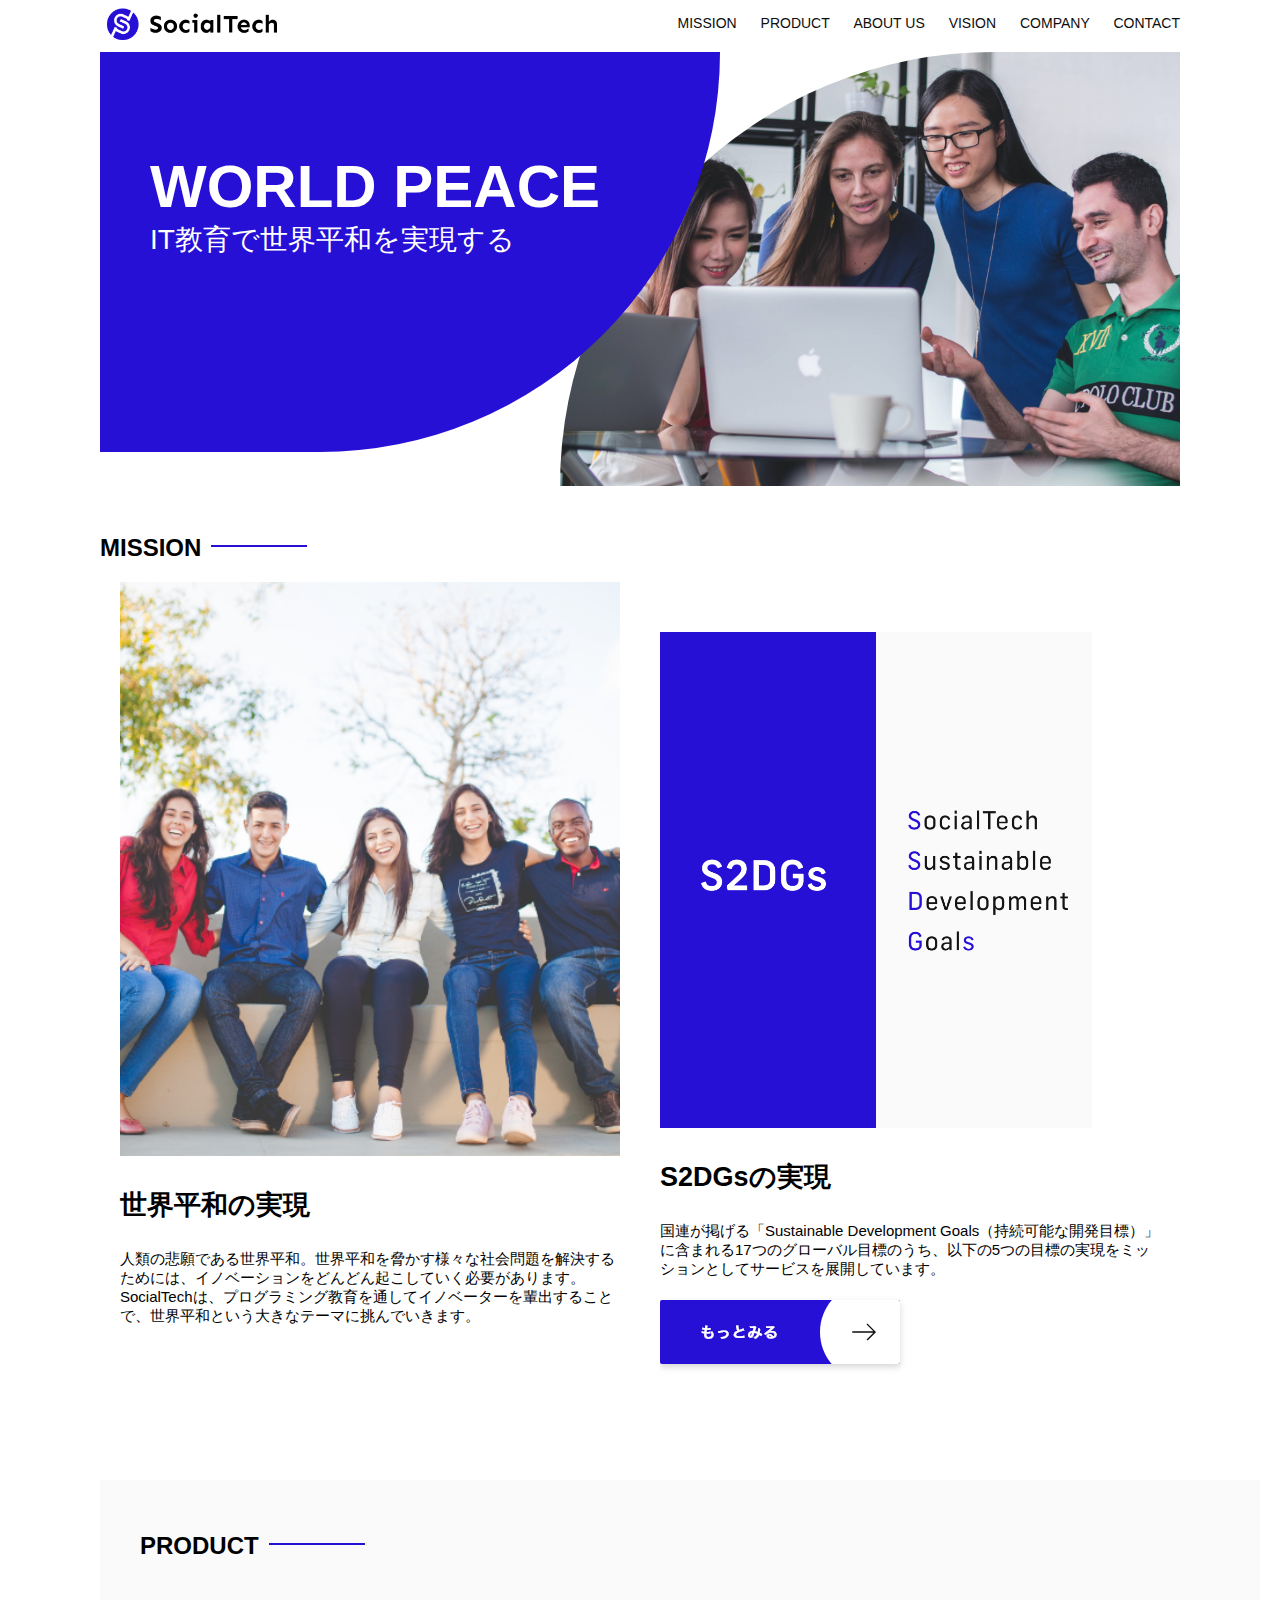
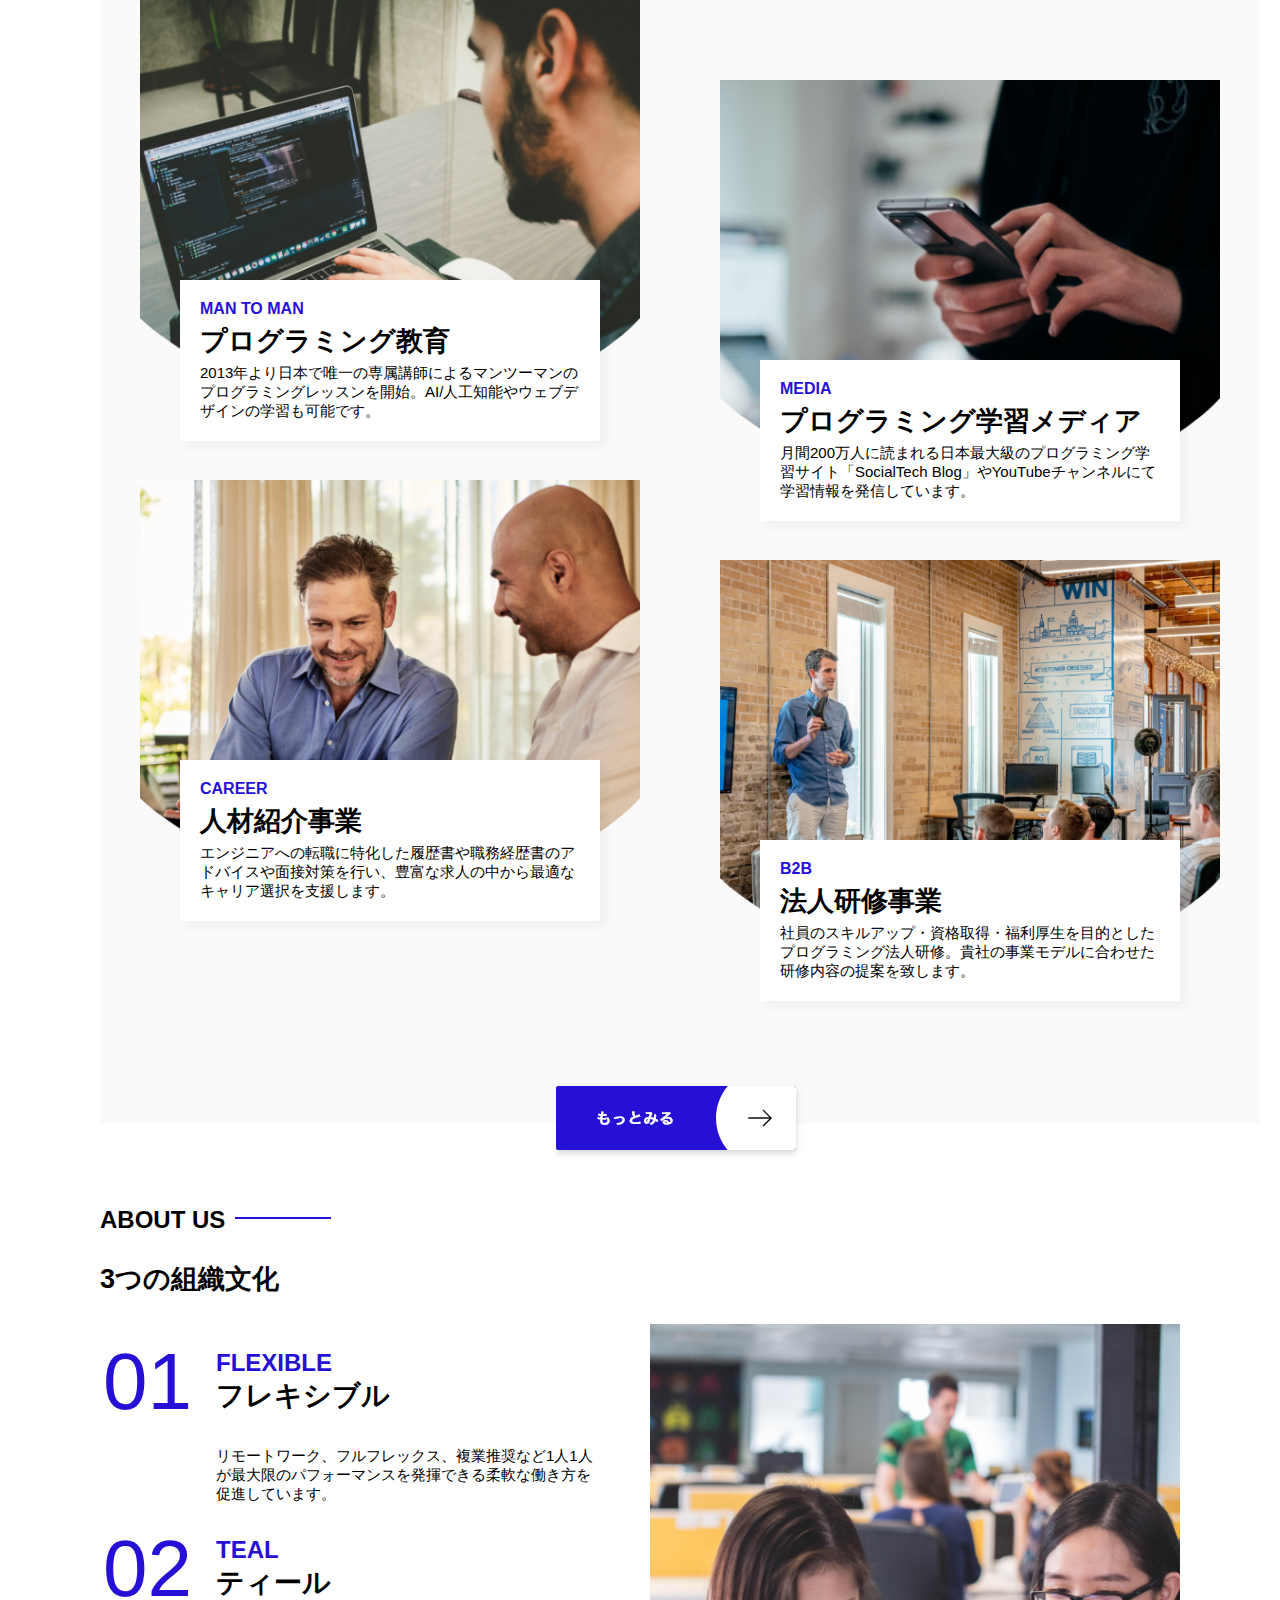
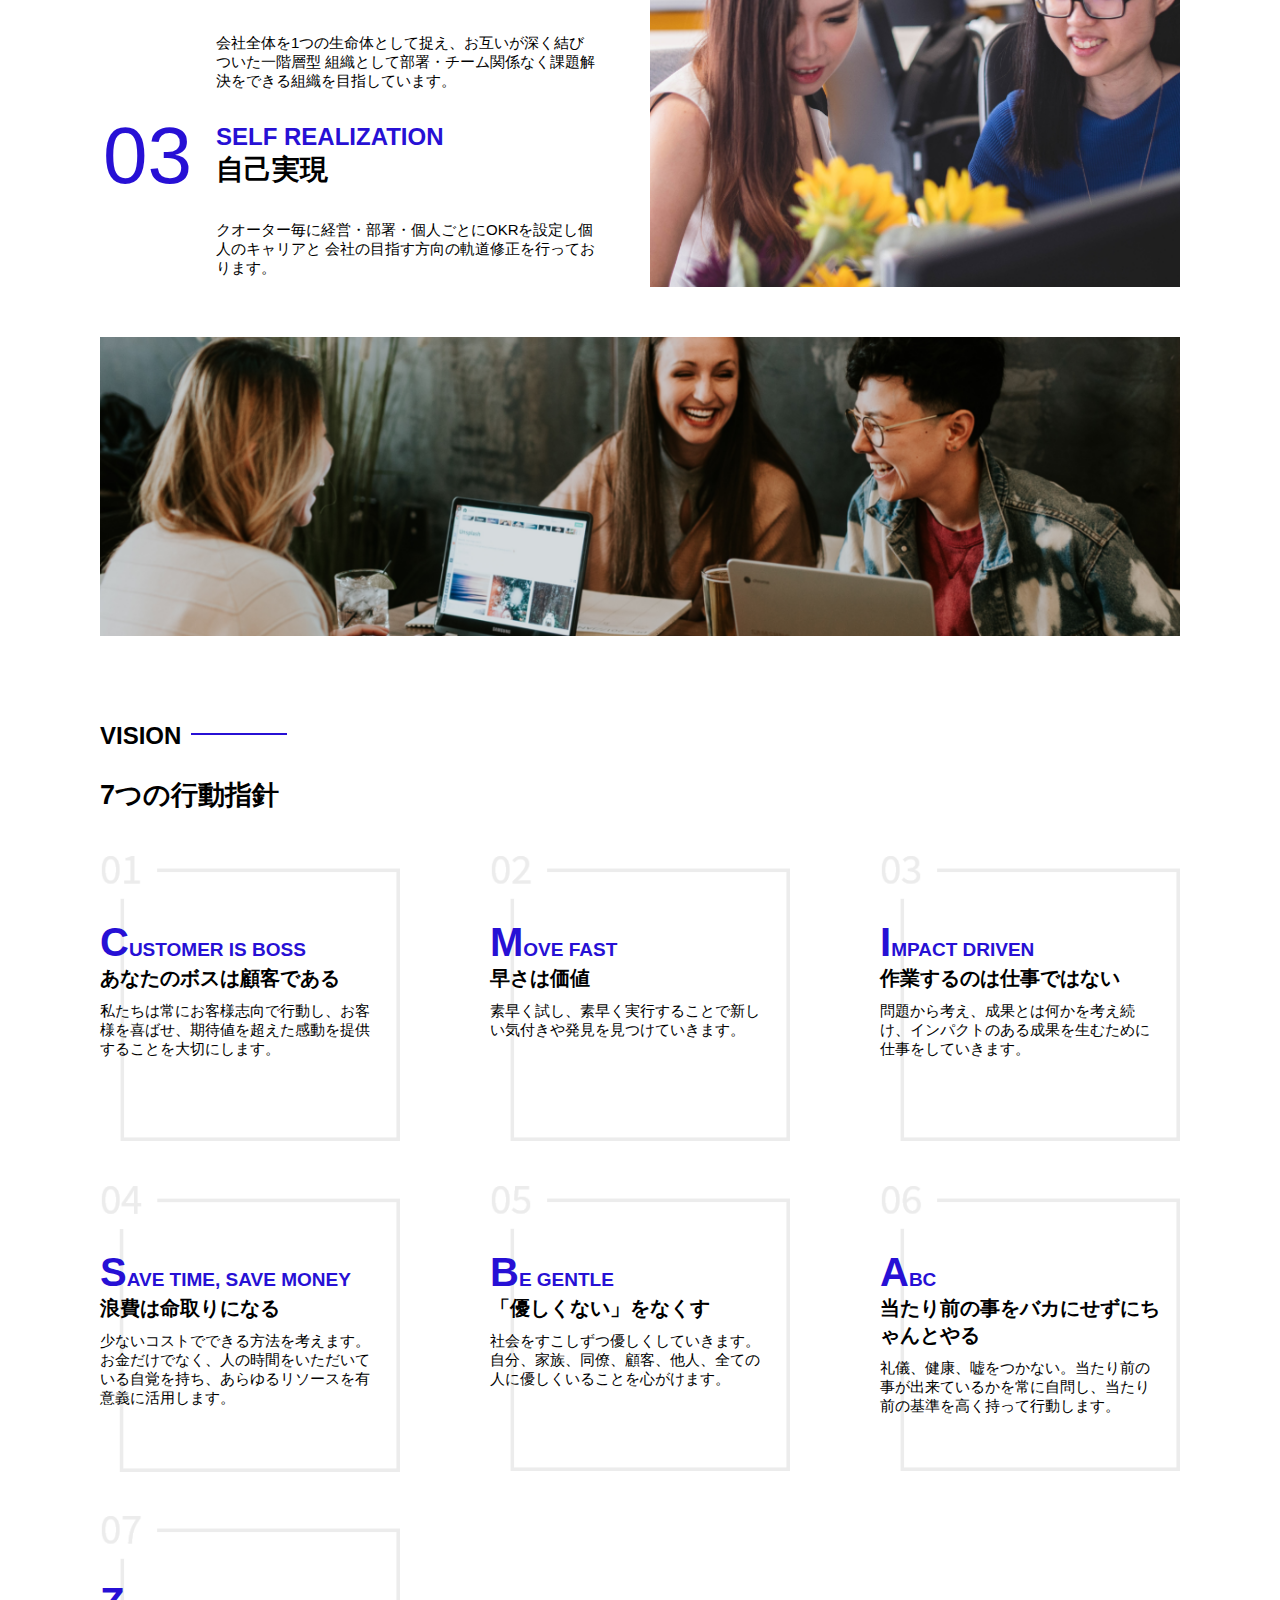
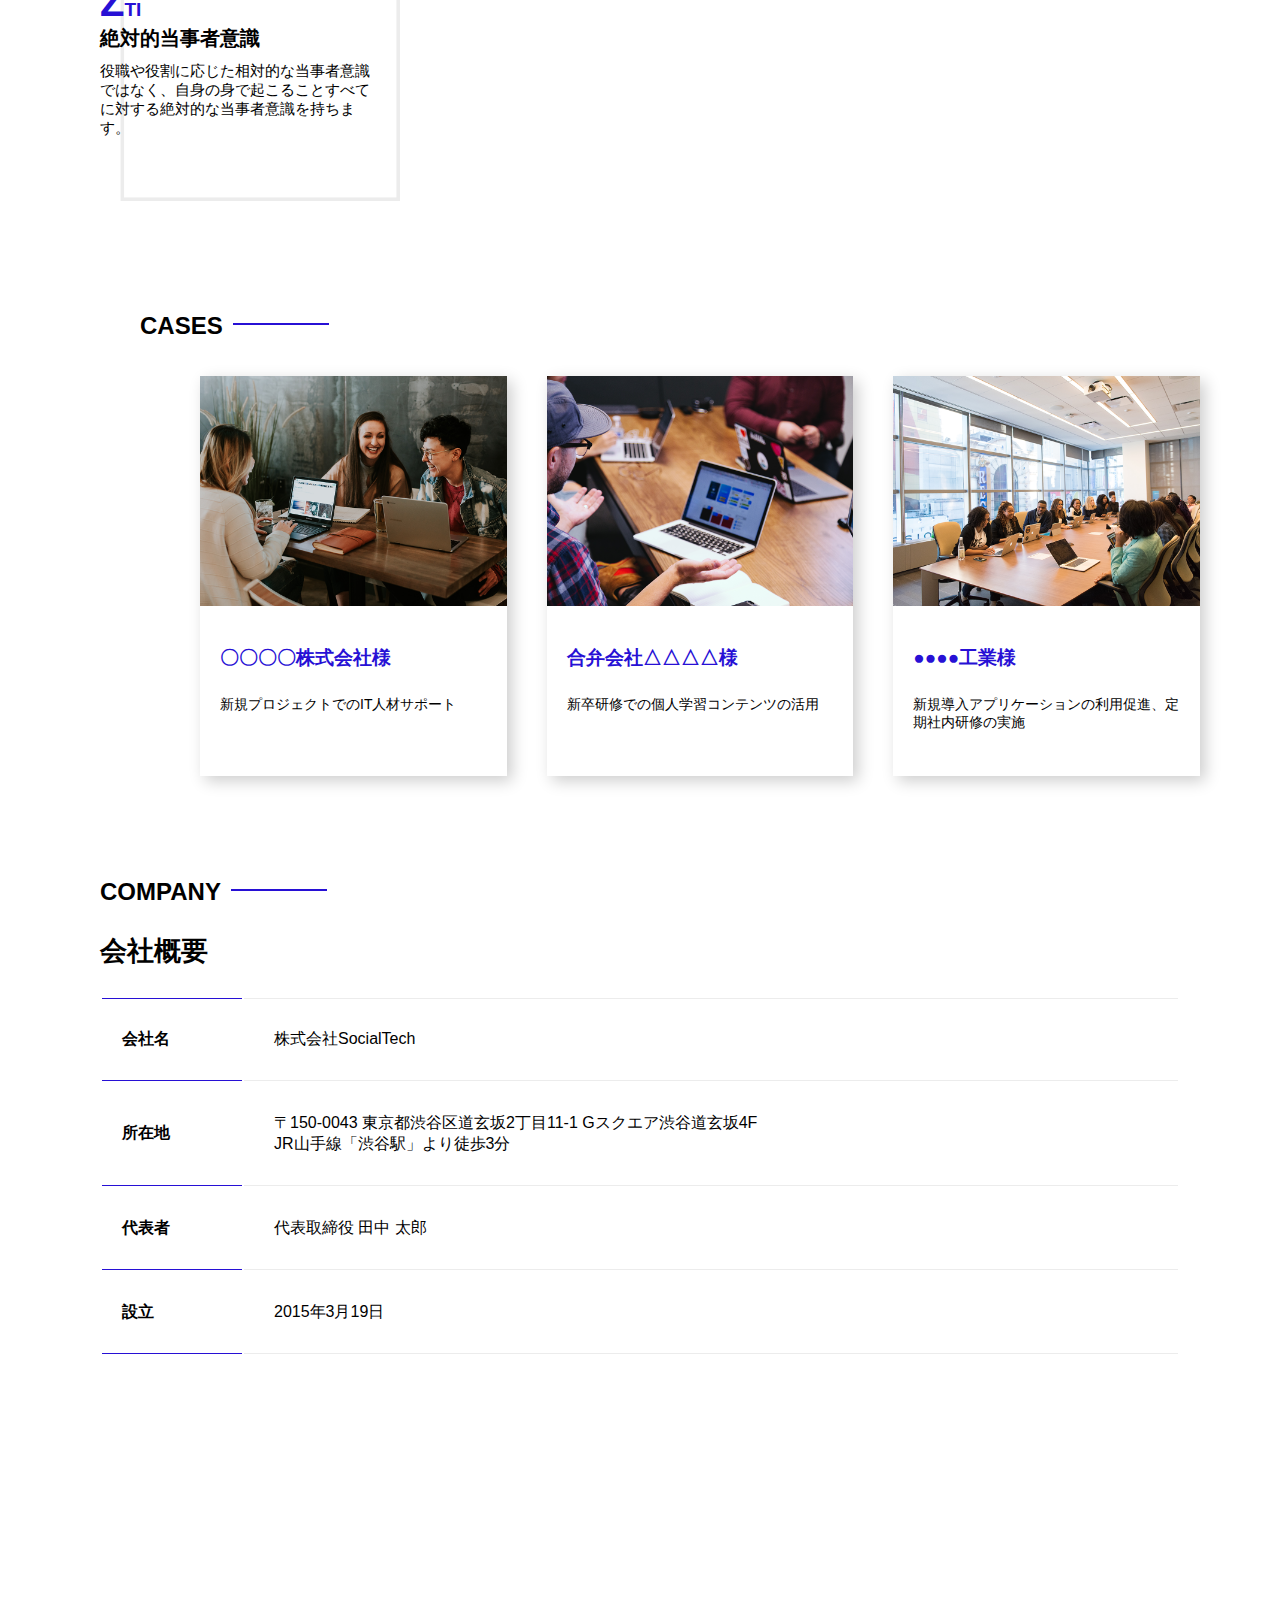
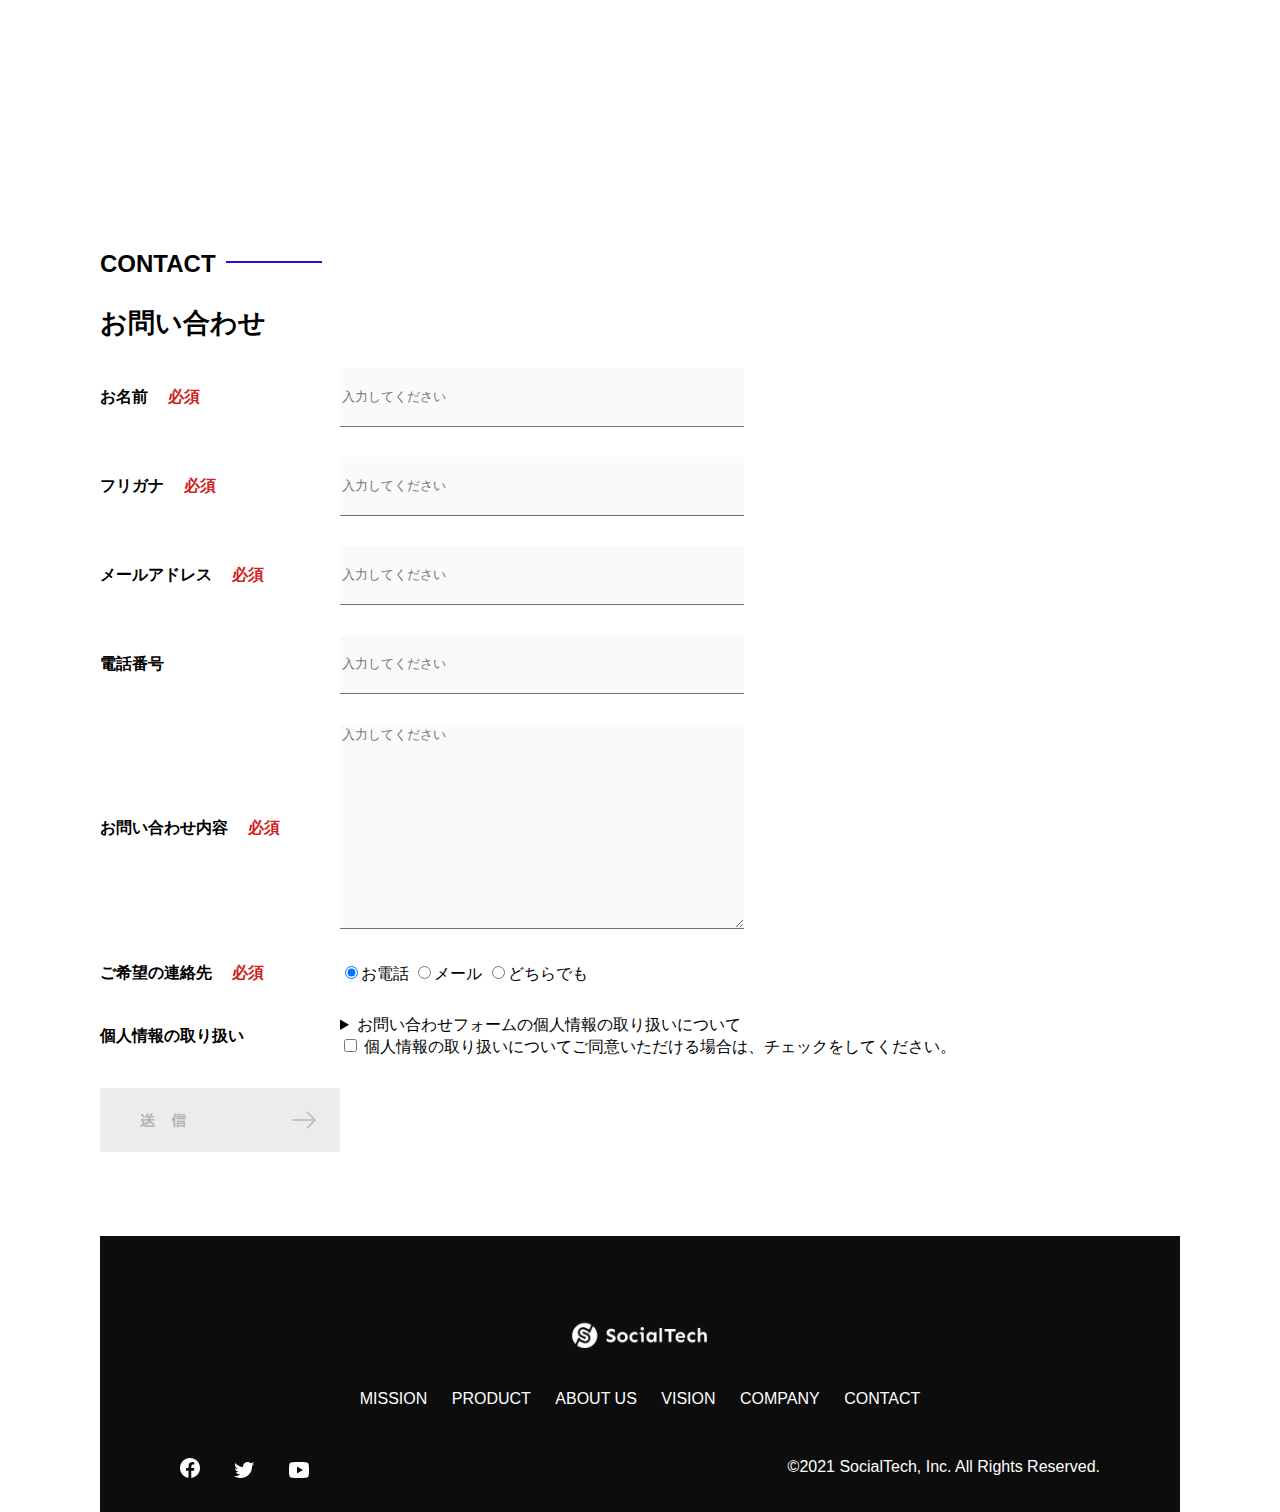
<file: kadai_012/index.html>
<!DOCTYPE html>
<html>
  <head>
    <title>SocialTech</title>
    <meta charset="UTF-8" />
    <meta
      name="description"
      content="SocialTechはEdTech業界のリーディングカンパニーを目指します。"
    />
    <meta name="viewport" content="width=device-width, initial-scale=1.0" />
    <link rel="stylesheet" href="style.css" />
  </head>
  <body>
    <!-- ヘッダー -->
    <header>
      <!-- ロゴ -->
      <a href="index.html" id="logo"
        ><img src="images/logo.png" alt="トップページに戻る"
      /></a>

      <!-- PC用ナビゲーション -->
      <nav id="nav-pc">
        <a href="mission.html">MISSION</a>
        <a href="product.html">PRODUCT</a>
        <a href="index.html#aboutus">ABOUT US</a>
        <a href="index.html#vision">VISION</a>
        <a href="index.html#company">COMPANY</a>
        <a href="index.html#contact">CONTACT</a>
      </nav>
    </header>
    <main>
      <article>
        <!-- メインビジュアル -->
        <section id="main-visual">
          <div id="main-message">
            <h1>WORLD PEACE</h1>
            <p>IT教育で世界平和を実現する</p>
          </div>
          <img
            src="images/index/index-main.png"
            alt="PCの周りに集まる多国籍の仲間たち"
          />
        </section>
        <!--ミッション-->
        <section id="mission">
          <h2 class="index-h2">MISSION</h2>
          <div id="mission-flex">
            <div>
              <img
                id="mission-photo"
                src="images/index/index-mission.png"
                alt="屋外のベンチで写真を撮影する多国籍の仲間たち"
              />
              <h3>世界平和の実現</h3>
              <p>
                人類の悲願である世界平和。世界平和を脅かす様々な社会問題を解決するためには、イノベーションをどんどん起こしていく必要があります。SocialTechは、プログラミング教育を通してイノベーターを輩出することで、世界平和という大きなテーマに挑んでいきます。
              </p>
            </div>
            <div>
              <img id="s2dgs" src="images/index/s2dgs.png" alt="S2DGs" />
              <h3>S2DGsの実現</h3>
              <p>
                国連が掲げる「Sustainable Development
                Goals（持続可能な開発目標）」に含まれる17つのグローバル目標のうち、以下の5つの目標の実現をミッションとしてサービスを展開しています。
              </p>
              <a href="mission.html">
                <img src="images/button-more.png" alt="もっとみる" />
              </a>
            </div>
          </div>
        </section>
        <!-- プロダクト -->
        <section id="product">
          <h2 class="index-h2">PRODUCT</h2>
          <div>
            <div id="product-left">
              <div>
                <img
                  class="product-photo"
                  src="images/index/index-mantoman.png"
                  alt="PCでコードを書く男性"
                />
                <div class="product-explain">
                  <span>MAN TO MAN</span>
                  <h3>プログラミング教育</h3>
                  <p>
                    2013年より日本で唯一の専属講師によるマンツーマンのプログラミングレッスンを開始。AI/人工知能やウェブデザインの学習も可能です。
                  </p>
                </div>
              </div>
              <div>
                <img
                  class="product-photo"
                  src="images/index/index-career.png"
                  alt="笑顔で話し合う2人の男性"
                />
                <div class="product-explain">
                  <span>CAREER</span>
                  <h3>人材紹介事業</h3>
                  <p>
                    エンジニアへの転職に特化した履歴書や職務経歴書のアドバイスや面接対策を行い、豊富な求人の中から最適なキャリア選択を支援します。
                  </p>
                </div>
              </div>
            </div>
            <div id="product-right">
              <div>
                <img
                  class="product-photo"
                  src="images/index/index-media.png"
                  alt="スマートフォンを操作する人"
                />
                <div class="product-explain">
                  <span>MEDIA</span>
                  <h3>プログラミング学習メディア</h3>
                  <p>
                    月間200万人に読まれる日本最大級のプログラミング学習サイト「SocialTech
                    Blog」やYouTubeチャンネルにて学習情報を発信しています。
                  </p>
                </div>
              </div>
              <div>
                <img
                  class="product-photo"
                  src="images/index/index-b2b.png"
                  alt="講演中の男性とそれを聴く人々"
                />
                <div class="product-explain">
                  <span>B2B</span>
                  <h3>法人研修事業</h3>
                  <p>
                    社員のスキルアップ・資格取得・福利厚生を目的としたプログラミング法人研修。貴社の事業モデルに合わせた研修内容の提案を致します。
                  </p>
                </div>
              </div>
            </div>
          </div>
          <div>
            <a id="product-more" href="product.html">
              <img src="images/button-more.png" alt="もっとみる" />
            </a>
          </div>
        </section>
        <!---ABOUT US-->
        <section id="aboutus">
          <h2 class="index-h2">ABOUT US</h2>
          <h3>3つの組織文化</h3>
          <div>
            <table class="culture-table">
              <tr>
                <td>
                  <span class="culture-num">01</span>
                </td>
                <td>
                  <span class="culture-en">FLEXIBLE</span>
                  <span class="culture-jp">フレキシブル</span>
                </td>
              </tr>
              <tr>
                <td>
                  <!--空のセル-->
                </td>
                <td>
                  <p class="culture-description">
                    リモートワーク、フルフレックス、複業推奨など1人1人が最大限のパフォーマンスを発揮できる柔軟な働き方を促進しています。
                  </p>
                </td>
              </tr>
              <tr>
                <td>
                  <span class="culture-num">02</span>
                </td>
                <td>
                  <span class="culture-en">TEAL</span>
                  <span class="culture-jp">ティール</span>
                </td>
              </tr>
              <tr>
                <td>
                  <!--空のセル-->
                </td>
                <td>
                  <p class="culture-description">
                    会社全体を1つの生命体として捉え、お互いが深く結びついた一階層型
                    組織として部署・チーム関係なく課題解決をできる組織を目指しています。
                  </p>
                </td>
              </tr>
              <tr>
                <td>
                  <span class="culture-num">03</span>
                </td>
                <td>
                  <span class="culture-en">SELF REALIZATION</span>
                  <span class="culture-jp">自己実現</span>
                </td>
              </tr>
              <tr>
                <td>
                  <!--空のセル-->
                </td>
                <td>
                  <p class="culture-description">
                    クオーター毎に経営・部署・個人ごとにOKRを設定し個人のキャリアと
                    会社の目指す方向の軌道修正を行っております。
                  </p>
                </td>
              </tr>
            </table>
            <img
              class="culture-img"
              src="images/index/index-aboutus1.png"
              alt="笑顔で話し合う2人の女性"
            />
          </div>
          <img
            class="culture-img2"
            src="images/index/index-aboutus2.png"
            alt="笑顔で話し合う3人の男女"
          />
        </section>
        <!-- VISION -->
        <section id="vision">
          <h2 class="index-h2">VISION</h2>
          <h3>7つの行動指針</h3>
          <div>
            <div class="vision-box">
              <img src="images/index/vision-01.png" alt="01" />
              <span>
                <h4>CUSTOMER IS BOSS</h4>
                <h5>あなたのボスは顧客である</h5>
                <p>
                  私たちは常にお客様志向で行動し、お客様を喜ばせ、期待値を超えた感動を提供することを大切にします。
                </p>
              </span>
            </div>
            <div class="vision-box">
              <img src="images/index/vision-02.png" alt="02" />
              <span>
                <h4>MOVE FAST</h4>
                <h5>早さは価値</h5>
                <p>
                  素早く試し、素早く実行することで新しい気付きや発見を見つけていきます。
                </p>
              </span>
            </div>
            <div class="vision-box">
              <img src="images/index/vision-03.png" alt="03" />
              <span>
                <h4>IMPACT DRIVEN</h4>
                <h5>作業するのは仕事ではない</h5>
                <p>
                  問題から考え、成果とは何かを考え続け、インパクトのある成果を生むために仕事をしていきます。
                </p>
              </span>
            </div>
            <div class="vision-box">
              <img src="images/index/vision-04.png" alt="04" />
              <span>
                <h4>SAVE TIME, SAVE MONEY</h4>
                <h5>浪費は命取りになる</h5>
                <p>
                  少ないコストでできる方法を考えます。お金だけでなく、人の時間をいただいている自覚を持ち、あらゆるリソースを有意義に活用します。
                </p>
              </span>
            </div>
            <div class="vision-box">
              <img src="images/index/vision-05.png" alt="05" />
              <span>
                <h4>BE GENTLE</h4>
                <h5>「優しくない」をなくす</h5>
                <p>
                  社会をすこしずつ優しくしていきます。自分、家族、同僚、顧客、他人、全ての人に優しくいることを心がけます。
                </p>
              </span>
            </div>
            <div class="vision-box">
              <img src="images/index/vision-06.png" alt="06" />
              <span>
                <h4>ABC</h4>
                <h5>当たり前の事をバカにせずにちゃんとやる</h5>
                <p>
                  礼儀、健康、嘘をつかない。当たり前の事が出来ているかを常に自問し、当たり前の基準を高く持って行動します。
                </p>
              </span>
            </div>
            <div class="vision-box">
              <img src="images/index/vision-07.png" alt="07" />
              <span>
                <h4>ZTI</h4>
                <h5>絶対的当事者意識</h5>
                <p>
                  役職や役割に応じた相対的な当事者意識ではなく、自身の身で起こることすべてに対する絶対的な当事者意識を持ちます。
                </p>
              </span>
            </div>
          </div>
        </section>
        <!-- CASES -->

        <!-- CASES -->
        <section id="cases">
          <h2 class="index-h2">CASES</h2>
          <ul>
            <li class="case-card">
              <img class="case-img" src="images/index/case-1.png" alt="仲良く語り合う3人" />
              <div class="case-info">
                <h4 class="case-name">〇〇〇〇株式会社様</h4>
                <p class="case-content">新規プロジェクトでのIT人材サポート</p>
              </div>
            </li><!-- //01 -->
            <li class="case-card">
              <img class="case-img" src="images/index/case-2.png" alt="PCでコンテンツを見る" />
              <div class="case-info">
                <h4 class="case-name">合弁会社△△△△様</h4>
                <p class="case-content">新卒研修での個人学習コンテンツの活用</p>
              </div>
            </li><!-- //02 -->
            <li class="case-card">
              <img class="case-img" src="images/index/case-3.png" alt="社内研修中の会議室" />
              <div class="case-info">
                <h4 class="case-name">●●●●工業様</h4>
                <p class="case-content">新規導入アプリケーションの利用促進、定期社内研修の実施</p>
              </div>
            </li><!-- //03 -->
          </ul>
        </section>

        <!-- COMPANY -->
        <section id="company">
          <h2 class="index-h2">COMPANY</h2>
          <h3>会社概要</h3>
          <table id="company-table">
            <tr>
              <th class="tableheader-first">会社名</th>
              <td class="cell-first">株式会社SocialTech</td>
            </tr>
            <tr>
              <th class="tableheader">所在地</th>
              <td class="cell">
                〒150-0043 東京都渋谷区道玄坂2丁目11-1 Gスクエア渋谷道玄坂4F<br />JR山手線「渋谷駅」より徒歩3分
              </td>
            </tr>
            <tr>
              <th class="tableheader">代表者</th>
              <td class="cell">代表取締役 田中 太郎</td>
            </tr>
            <tr>
              <th class="tableheader">設立</th>
              <td class="cell">2015年3月19日</td>
            </tr>
          </table>
          <iframe
            src="https://www.google.com/maps/embed?pb=!1m18!1m12!1m3!1d3241.7759544892483!2d139.69399665123464!3d35.65789123876098!2m3!1f0!2f0!3f0!3m2!1i1024!2i768!4f13.1!3m3!1m2!1s0x60188caa0042e8d1%3A0xba130bea826a7aa2!2z44CSMTUwLTAwNDMg5p2x5Lqs6YO95riL6LC35Yy66YGT546E5Z2C77yS5LiB55uu77yR77yR4oiS77yR!5e0!3m2!1sja!2sjp!4v1636872991912!5m2!1sja!2sjp"
            style="border: 0"
            allowfullscreen=""
            loading="lazy"
          >
          </iframe>
        </section>
        <!-- お問い合わせフォーム -->
        <section id="contact">
          <h2 class="index-h2">CONTACT</h2>
          <h3>お問い合わせ</h3>
          <form>
            <div>
              <div class="contact-heading">
                <label class="contact-label"
                  >お名前<span class="contact-span">必須</span></label
                >
              </div>
              <div class="contact-form">
                <input
                  type="text"
                  name="name"
                  placeholder="入力してください"
                  class="contact-textbox"
                />
              </div>
            </div>
            <div>
              <div class="contact-heading">
                <label class="contact-label"
                  >フリガナ<span class="contact-span">必須</span></label
                >
              </div>
              <div>
                <input
                  type="text"
                  name="hurigana"
                  placeholder="入力してください"
                  class="contact-textbox"
                />
              </div>
            </div>
            <div>
              <div class="contact-heading">
                <label class="contact-label"
                  >メールアドレス<span class="contact-span">必須</span></label
                >
              </div>
              <div>
                <input
                  type="text"
                  name="email"
                  placeholder="入力してください"
                  class="contact-textbox"
                />
              </div>
            </div>
            <div>
              <div class="contact-heading">
                <label class="contact-label">電話番号</label>
              </div>
              <div>
                <input
                  type="text"
                  name="tel"
                  placeholder="入力してください"
                  class="contact-textbox"
                />
              </div>
            </div>
            <div>
              <div class="contact-heading">
                <label class="contact-label"
                  >お問い合わせ内容<span class="contact-span">必須</span></label
                >
              </div>
              <div>
                <textarea
                  class="contact-textarea"
                  placeholder="入力してください"
                  name="message"
                ></textarea>
              </div>
            </div>
            <div>
              <div class="contact-heading">
                <label class="contact-label"
                  >ご希望の連絡先<span class="contact-span">必須</span></label
                >
              </div>
              <div>
                <input
                  class="radiobutton"
                  type="radio"
                  value="tel"
                  name="contact"
                  checked
                /><label>お電話</label>
                <input
                  class="radiobutton"
                  type="radio"
                  value="mail"
                  name="contact"
                /><label>メール</label>
                <input
                  class="radiobutton"
                  type="radio"
                  value="both"
                  name="contact"
                /><label>どちらでも</label>
              </div>
            </div>
            <div>
              <div class="contact-heading">
                <label class="contact-label">個人情報の取り扱い</label>
              </div>
              <div>
                <details>
                  <summary>
                    お問い合わせフォームの個人情報の取り扱いについて
                  </summary>
                  <div>
                    <span>１．組織の名称又は氏名</span><br />
                    株式会社SocialTech<br /><br />
                    <span
                      >２．個人情報保護管理者（若しくはその代理人）の氏名又は職名、所属及び連絡先
                      鈴木 一郎 コーポレート部</span
                    ><br />
                    メールアドレス：support@socialtech.net<br />
                    TEL：03-xxxx-xxxx<br />
                    <span>３．個人情報の利用目的</span><br />
                    ・本サービス及び本サービスに関連する情報の提供又はそれらに関する連絡のため<br />
                    ・ユーザーの本人確認のため<br />
                    ・当社サービスのご案内のため<br />
                    ・当社の商品等の広告または宣伝（電子メールによるものを含むものとします。）<br /><br />
                    <span>４．個人情報の取り扱い業務の委託</span><br />
                    個人情報の取扱業務の全部または一部を外部に業務委託する場合があります。<br />
                    その際、弊社は、個人情報を適切に保護できる管理体制を敷き実行していることを条件として<br />
                    委託先を厳選したうえで、機密保持契約を委託先と締結し、お客様の個人情報を厳密に管理させます。<br /><br />
                    <span>５．個人情報の開示等の請求</span><br />
                    お客様は、弊社に対してご自身の個人情報の開示等（利用目的の通知、開示、内容の訂正・追加・削除、利用の停止または消去、第三者への提供の停止）に関して、当社問合わせ窓口に申し出ることができます。<br />
                    その際、弊社はお客様ご本人を確認させていただいたうえで、合理的な期間内に対応いたします。<br /><br />
                    なお、個人情報に関する弊社問合わせ先は、次の通りです。<br /><br />
                    株式会社SocialTech　個人情報問合せ窓口<br />
                    〒150-0043　東京都渋谷区道玄坂2丁目11-1 Ｇスクエア渋谷道玄坂
                    4F<br />
                    メールアドレス：support@socialtech.net　TEL：03-xxxx-xxxx<br /><br />
                    <span>６．個人情報を提供されることの任意性について</span
                    ><br /><br />
                    お客様がご自身の個人情報を弊社に提供されるか否かは、お客様のご判断によりますが、もしご提供されない場合には、適切なサービスが提供できない場合がありますので予めご了承ください。
                  </div>
                </details>
                <input type="checkbox" name="agree" />
                <span
                  >個人情報の取り扱いについてご同意いただける場合は、チェックをしてください。</span
                >
              </div>
            </div>
            <input
              type="image"
              value="Submit"
              src="images/button-submit.png"
              alt="送信する"
            />
          </form>
        </section>
      </article>
      <footer>
        <div id="footer-logo">
          <img src="images/logo-sp.png" alt="SocialTech" />
        </div>
        <div id="footer-link">
          <a href="mission.html">MISSION</a>
          <a href="product.html">PRODUCT</a>
          <a href="index.html#aboutus">ABOUT US</a>
          <a href="index.html#vision">VISION</a>
          <a href="index.html#company">COMPANY</a>
          <a href="index.html#contact">CONTACT</a>
        </div>
        <div id="sns-footer">
          <a href="https://www.facebook.com/sejuku2013"
            ><img src="images/button-facebook.png" alt="Facebookのリンク"
          /></a>
          <a href="https://twitter.com/samuraijuku"
            ><img src="images/button-twitter.png" alt="Twitterのリンク"
          /></a>
          <a href="https://www.youtube.com/channel/UCCFOQO5aDK0xXam4cUQXT8g"
            ><img src="images/button-youtube.png" alt="YouTubeのリンク"
          /></a>
          <span id="copyright"
            >&copy;2021 SocialTech, Inc. All Rights Reserved.
          </span>
        </div>
      </footer>
    </main>
  </body>
</html>
</file>
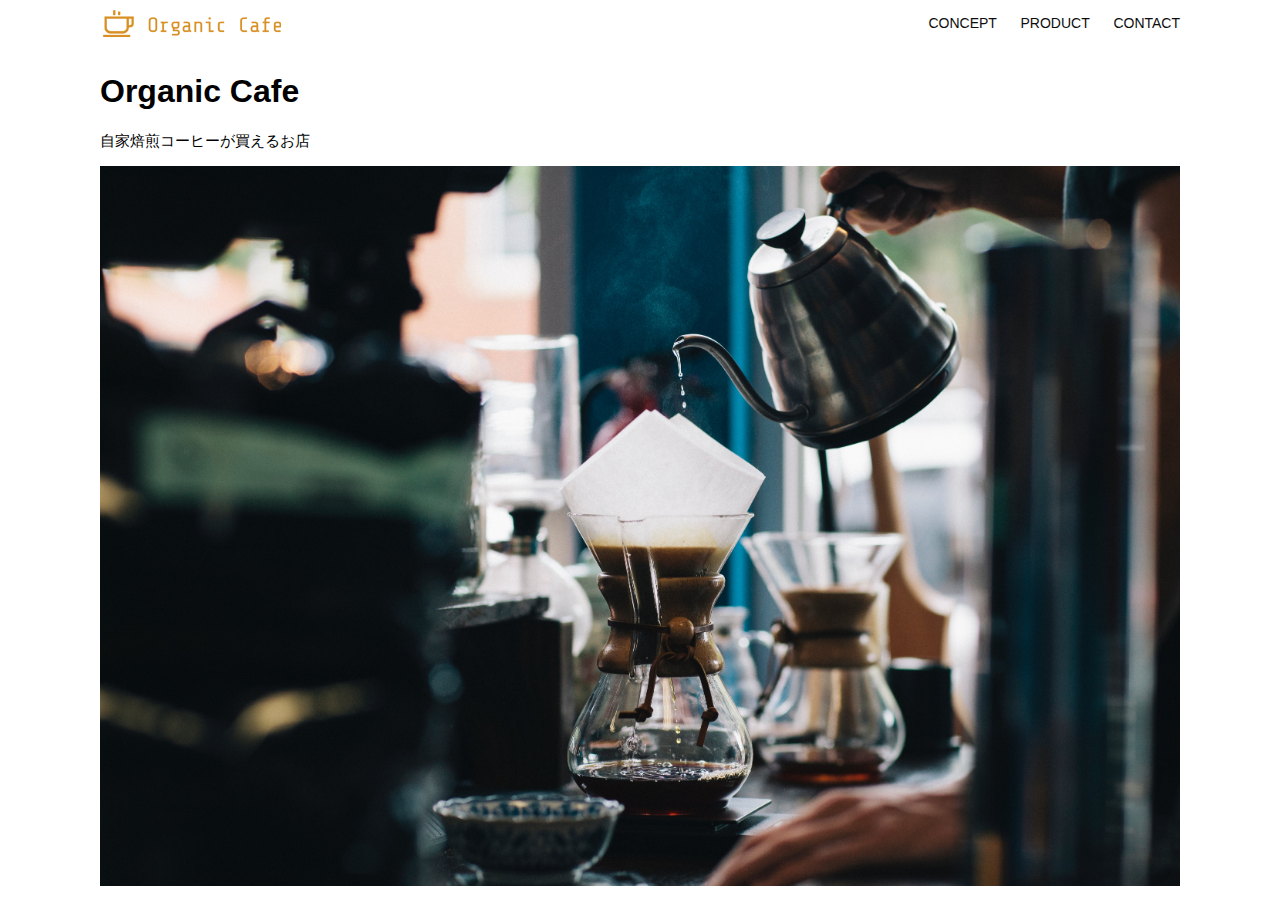
<file: kadai_013/index.html>
<!DOCTYPE html>
<html>
  <head>
    <title>Organic Cafe</title>
    <meta charset="UTF-8" />
    <meta
      name="description"
      content="自家焙煎のコーヒーがお家で楽しめるOrganic Cafe"
    />
    <meta name="viewport" content="width=device-width, initial-scale=1.0" />
    <link rel="stylesheet" href="style.css" />
  </head>
  <body>
    <!-- ヘッダー -->
    <header>
      <!-- ロゴ -->
      <a href="index.html" id="logo"
        ><img src="images/logo.png" alt="トップページに戻る"
      /></a>

      <!-- PC用ナビゲーション -->
      <nav id="nav-pc">
        <a href="index.html#concept">CONCEPT</a>
        <a href="index.html#product">PRODUCT</a>
        <a href="index.html#contact">CONTACT</a>
      </nav>

       <!-- スマホ用メニューボタン -->
       <img id="menu-sp" src="images/button-menu.png" alt="ナビゲーションを開く" onclick="document.getElementById('nav-sp').style.display = 'block'">

       <!-- スマホ用ナビゲーション -->
       <nav id="nav-sp">
        <img id="close" src="images/button-close.png" alt="ナビゲーションを閉じる" onclick="document.getElementById('nav-sp').style.display = 'none'">
        <a id="logo-sp" href="index.html" onclick="document.getElementById('nav-sp').style.display = 'none'">
          <img src="images/logo-sp.png" alt="トップページに戻る"></a>
        <a class="menu" href="index.html#concept" onclick="document.getElementById('nav-sp').style.display = 'none'">CONCEPT</a>
        <a class="menu" href="index.html#product" onclick="document.getElementById('nav-sp').style.display = 'none'">PRODUCT</a>
        <a class="menu" href="index.html#contact" onclick="document.getElementById('nav-sp').style.display = 'none'">CONTACT</a>
      </nav>
    </header>
    
    <main>
      <article>
        <!-- メインビジュアル -->
        <section id="main-visual">
          <div id="main-message">
            <h1>Organic Cafe</h1>
            <p>自家焙煎コーヒーが買えるお店</p>
          </div>
          <img
            src="images/main-image.jpg"
            alt="コーヒーをハンドドリップで淹れる画像"
          />
        </section>
      </article>
    </main>
  </body>
</html>
</file>
<file: kadai_012/style.css>
/* PC、スマホ共通スタイル */
body {
  font-family: "Source Sans Pro", "Hiragino Kaku Gothic ProN", Meiryo, Arial,
    sans-serif;
}

p {
  font-size: 15px;
}

/*================
PC用のスタイル 
=================*/
/* 横幅設定 */
body {
  max-width: 1080px;
  min-width: 960px;
  margin: 0 auto 0 auto;
}

/* ヘッダー */
header {
  display: flex;
  justify-content: space-between;
}

/* ナビゲーションのレイアウト */
#nav-pc {
  text-align: right;
  font-size: 14px;
  padding-top: 15px;
}

/* ナビゲーションのリンクの装飾設定 */
#nav-pc>a {
  text-decoration: none;
  margin-left: 20px;
}

#nav-pc>a:link {
  color: #0d0d0d;
}

#nav-pc>a:visited {
  color: #0d0d0d;
}

#nav-pc>a:hover {
  color: #0d0d0d;
  text-decoration: underline;
}

#nav-pc>a:active {
  color: #0d0d0d;
}

/* メインビジュアル*/
#main-visual {
  position: relative;
  height: 400px;
}

#main-message {
  position: absolute;
  top: 0;
  left: 0;
  background-color: #2710d5;
  color: #ffffff;
  border-radius: 0 0 476px 0;
  max-width: 620px;
  height: 100%;
  width: 100%;
  z-index: 11;
}

#main-message>h1 {
  font-size: 60px;
  font-weight: bold;
  margin: 100px 0 0 50px;
}

#main-message>p {
  font-size: 28px;
  margin: 0 0 0 50px;
}

#main-visual>img {
  max-width: 620px;
  border-radius: 476px 0 0 0;
  position: absolute;
  top: 0;
  right: 0;
  z-index: 10;
}

/* 見出し */
h2 {
  margin: 40px 0 0 0;
}

h2::after {
  content: url("images/line.png");
  margin-left: 10px;
}

h3 {
  font-size: 27px;
}

/* ミッション */
#mission {
  margin: 80px auto 80px auto;
  width: 100%;
}

#mission-flex {
  width: 100%;
  display: flex;
}

#mission-flex>div {
  width: 50%;
  margin: 20px;
}

#mission-photo {
  width: 100%;
}

#s2dgs {
  margin-top: 50px;
}

/* プロダクト */
#product {
  background-color: #fafafa;
  width: 100%;
  margin: 80px 0 80px 0;
  padding: 10px 40px 0px 40px;
}

/* 外枠 */
#product>div {
  margin-top: 40px;
  display: flex;
}

/* 左のカラム */
#product-left {
  width: 50%;
  margin-right: 20px;
}

/* 右のカラム */
#product-right {
  width: 50%;
  margin-left: 20px;
  margin-top: 80px;
}

/* 画像＋説明の枠 */
#product-left>div {
  position: relative;
  height: 480px;
  margin-right: 20px;
}

#product-right>div {
  position: relative;
  height: 480px;
  margin-left: 20px;
}

/* 画像 */
.product-photo {
  width: 100%;
}

/* 説明文の枠 */
.product-explain {
  background-color: #ffffff;
  position: absolute;
  left: 0;
  top: 280px;
  margin: 0 40px 0 40px;
  padding: 20px;
  box-shadow: 5px 5px 10px rgba(0, 0, 0, 0.05);
}

/* 説明文の英語 */
.product-explain>span {
  color: #2710d5;
  font-weight: bold;
  font-size: 16px;
  margin: 0;
}

/* 説明文の見出し */
.product-explain>h3 {
  margin: 5px 0 5px 0;
}

/* 説明文 */
.product-explain>p {
  margin: 0;
}

/* 「もっとみる」ボタン */
#product-more {
  margin: 0 auto -42px auto;
}

/* ABOUT US */
#aboutus {
  margin: 80px auto 80px auto;
}

/* 3つの組織文化と画像を入れる枠 */
#aboutus>div {
  display: flex;
}

/* 画像 */
.culture-img {
  width: 100%;
  align-self: flex-start;
}

.culture-img2 {
  margin-top: 50px;
  width: 100%;
}

/* 3つの組織文化の表 */
.culture-table {
  max-width: 500px;
  margin-right: 50px;
}

/* 番号 */
.culture-num {
  font-size: 80px;
  color: #2710d5;
  margin: 0 20px 0 0;
}

/* 組織文化英語 */
.culture-en {
  color: #2710d5;
  font-weight: bold;
  font-size: 24px;
  display: block;
}

/* 組織文化日本語 */
.culture-jp {
  font-size: 28px;
  font-weight: bold;
}

/* 説明文 */
.culture-description {
  margin: 0;
}

/* ビジョン */
#vision {
  margin: 80px auto 80px auto;
}

/* セクション内の外枠 */
#vision>div {
  width: 100%;
  display: flex;
  justify-content: space-between;
  flex-wrap: wrap;
}

/* 7つの行動指針の枠 */
.vision-box {
  width: 300px;
  height: 300px;
  margin-bottom: 30px;
  position: relative;
}

.vision-box>img {
  width: 100%;
  height: auto;
  position: absolute;
  top: 0;
  left: 0;
  z-index: 30;
}

.vision-box>span {
  position: absolute;
  top: 0;
  left: 0;
  z-index: 31;
  margin-right: 20px;
}

.vision-box>span>h4 {
  color: #2710d5;
  font-size: 19px;
  margin: 80px 0 0 0;
}

.vision-box>span>h4::first-letter {
  font-size: 40px;
}

.vision-box>span>h5 {
  font-size: 20px;
  margin: 0 0 0 0;
}

.vision-box>span>p {
  margin: 10px 0 0 0;
}


/* CASES */
#cases {
  margin: 40px;
  width: 100%;
}

#cases > ul {
  display: flex;
  list-style-type: none;
}

.case-card {
  width: 33%;
  margin: 20px;
}

.case-card {
  background-color: #FFFFFF;
  min-height: 400px;
  box-shadow: 5px 5px 15px rgba(0, 0, 0, 0.2);
  /* X方向のオフセット Y方向のオフセット ぼかし具合 拡幅サイズ rgba(赤の輝度, 緑の輝度, 青の輝度, 不透明度);
  不透明度>値は0.0が完全な透明、1.0が完全な不透明 */
}

.case-img {
  width: 100%;
}

.case-info {
  padding: 10px 20px;
}

.case-name {
  color: #2710d5;
  font-size: 19px;
}

.case-content {
  font-size: 14px;
}


/* 会社概要 */
#company {
  margin: 80px auto 80px auto;
}

#company-table {
  width: 100%;
}

.tableheader {
  text-align: left;
  padding: 20px;
  border-bottom-color: #2710d5;
  border-bottom-width: 1px;
  border-bottom-style: solid;
  width: 100px;
}

.tableheader-first {
  text-align: left;
  padding: 20px;
  border-bottom-color: #2710d5;
  border-bottom-width: 1px;
  border-bottom-style: solid;
  border-top-color: #2710d5;
  border-top-width: 1px;
  border-top-style: solid;
  width: 100px;
}

.cell {
  padding: 30px;
  border-bottom-color: #ececec;
  border-bottom-width: 1px;
  border-bottom-style: solid;
}

.cell-first {
  padding: 30px;
  border-bottom-color: #ececec;
  border-bottom-width: 1px;
  border-bottom-style: solid;
  border-top-color: #ececec;
  border-top-width: 1px;
  border-top-style: solid;
}

#company>iframe {
  width: 100%;
  height: 368px;
  margin-top: 40px;
}

/* お問い合わせ */
#contact {
  margin: 80px auto 80px auto;
}

/* 外枠 */
#contact>form>div {
  display: flex;
  flex-direction: row;
  flex-wrap: wrap;
  padding-bottom: 30px;
}

/* 左列の見出し */
.contact-heading {
  width: 240px;
  align-self: center;
}

/* 見出しのラベル */
.contact-label {
  font-weight: bold;
}

/* 必須 */
.contact-span {
  color: #ce2222;
  margin: 0 0 0 20px;
  font-weight: bold;
}

/* テキストボックス */
.contact-textbox {
  border-top: 0;
  border-left: 0;
  border-right: 0;
  border-bottom-width: 1px;
  border-bottom-color: #707070;
  border-bottom-style: solid;
  background-color: #fafafa;
  width: 400px;
  height: 56px;
}

/* お問い合わせ内容のテキストエリア */
.contact-textarea {
  border-top: 0;
  border-left: 0;
  border-right: 0;
  border-bottom-width: 1px;
  border-bottom-color: #707070;
  border-bottom-style: solid;
  background-color: #fafafa;
  width: 400px;
  height: 200px;
}

/* 個人情報の取り扱い */
details {
  width: 700px;
}

details>div {
  background-color: #fafafa;
  padding: 20px;
}

details>div>span {
  font-weight: bold;
}

/* フッター */
footer {
  background-color: #0d0d0d;
  text-align: center;
  padding: 80px 80px 30px 80px;
}

#footer-logo {
  margin-bottom: 30px;
}

#footer-link {
  margin-bottom: 50px;
}
#footer-link > a {
  text-decoration: none;
  margin: 10px;
}
#footer-link > a:link {
  color: #ffffff;
}
#footer-link > a:visited {
  color: #ffffff;
}
#footer-link > a:hover {
  color: #ffffff;
  text-decoration: underline;
}
#footer-link > a:active {
  color: #ffffff;
}

#sns-footer {
  text-align: left;
  width: 100%;
}

#sns-footer > a {
  margin-right: 30px;
}

#copyright {
  color: #ffffff;
  float: right;
}
</file>
<file: kadai_013/style.css>
/* PC、スマホ共通スタイル */
body {
  font-family: "Source Sans Pro", "Hiragino Kaku Gothic ProN", Meiryo, Arial,
    sans-serif;
}

p {
  font-size: 15px;
}

#main-visual>img {
  width: 100%;
}

/*================
PC用のスタイル 
=================*/
@media screen and (min-width: 768px) {
  /* 横幅設定 */
  body {
    max-width: 1080px;
    min-width: 960px;
    margin: 0 auto 0 auto;
  }

  /* ヘッダー */
  header {
    display: flex;
    justify-content: space-between;
  }

  /* ナビゲーションのレイアウト */
  #nav-pc {
    text-align: right;
    font-size: 14px;
    padding-top: 15px;
  }

  /* ナビゲーションのリンクの装飾設定 */
  #nav-pc>a {
    text-decoration: none;
    margin-left: 20px;
  }

  #nav-pc>a:link {
    color: #0d0d0d;
  }

  #nav-pc>a:visited {
    color: #0d0d0d;
  }

  #nav-pc>a:hover {
    color: #0d0d0d;
    text-decoration: underline;
  }

  #nav-pc>a:active {
    color: #0d0d0d;
  }

  #menu-sp {
    display: none;
  }

  #nav-sp {
    display: none;
  }

}/* ==// PC用のスタイル //== */


/*====================
スマートフォン用のスタイル
=====================*/
/* 画面幅が767px以下のとき スマートフォン用のスタイルを指定する */
@media screen and (max-width: 767px) {
  body {
    min-width: 375px;
    margin: 0;
  }

  #nav-pc {
    display: none;
  }

  #menu-sp {
    float: right;
    padding: 0;
  }

/* スマホ用ナビゲーションの表示切替 */
/* 初期状態、レイアウトと非表示設定 */
  #nav-sp {
    background-color: #ce933e;
    position: absolute;
    left: 0;
    top: 0;
    /* 要素を絶対位置で配置するための指定 */
    height: 100%;
    width: 100%;
    display: none;
    z-index: 100;
  }

  #close {
    position: absolute;
    top: 20px;
    right: 20px;
  }

  #logo-sp {
    margin: 80px 0px 30px 20px;
  }

  #nav-sp > a {
    display: block;
  }

  #nav-sp > a:link {
    color: #FFFFFF;
  }

  #nav-sp > a:visited {
    color: #FFFFFF;
  }

  #nav-sp > a:hover {
    color: #FFFFFF;
  }

  #nav-sp > a:hover {
    text-decoration: underline;
  }

  #nav-sp > a:active {
    color: #FFFFFF;
  }

  #nav-sp > .menu {
    text-decoration: none;
    display: block;
    margin: 0 20px;
    height: 44px;
    font-size: 16px;
    background-image: url("images/arrow.png");
    background-repeat: no-repeat;
    background-position: right top;
  }
  
}
</file>
